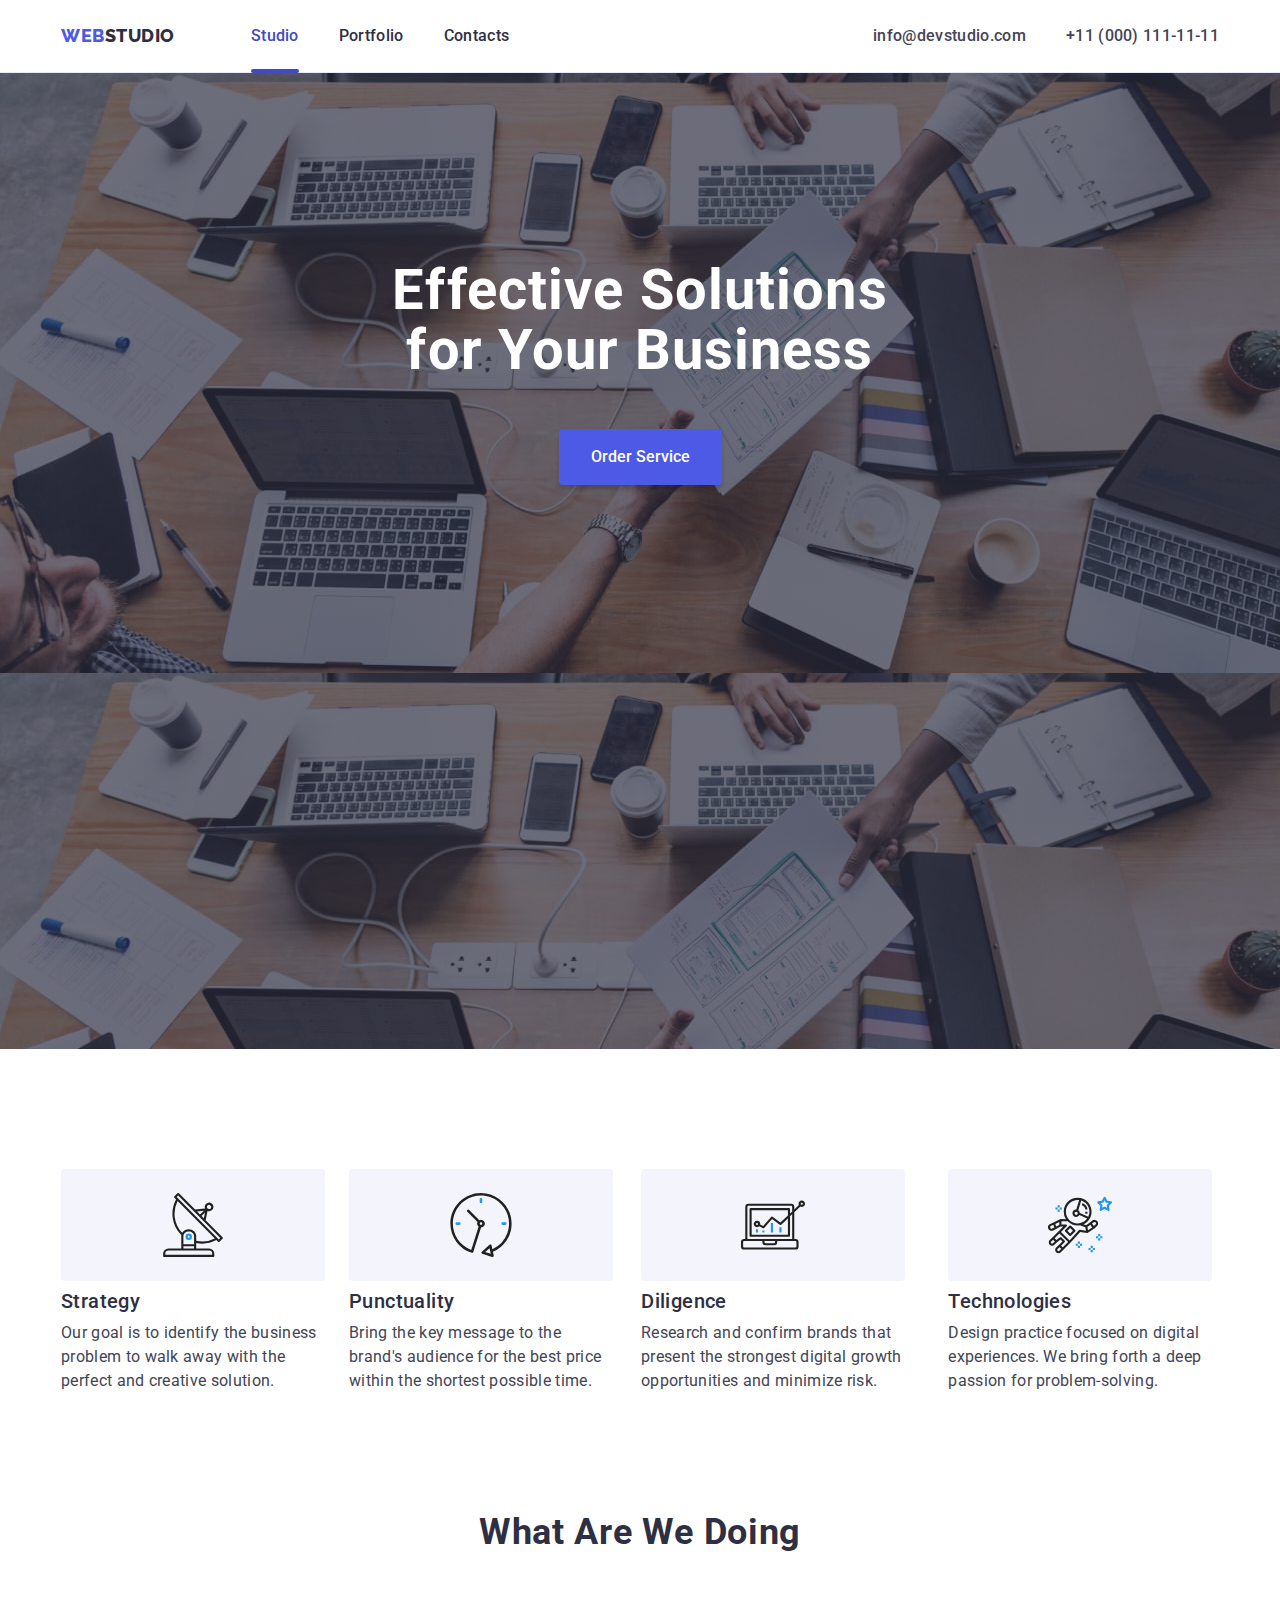
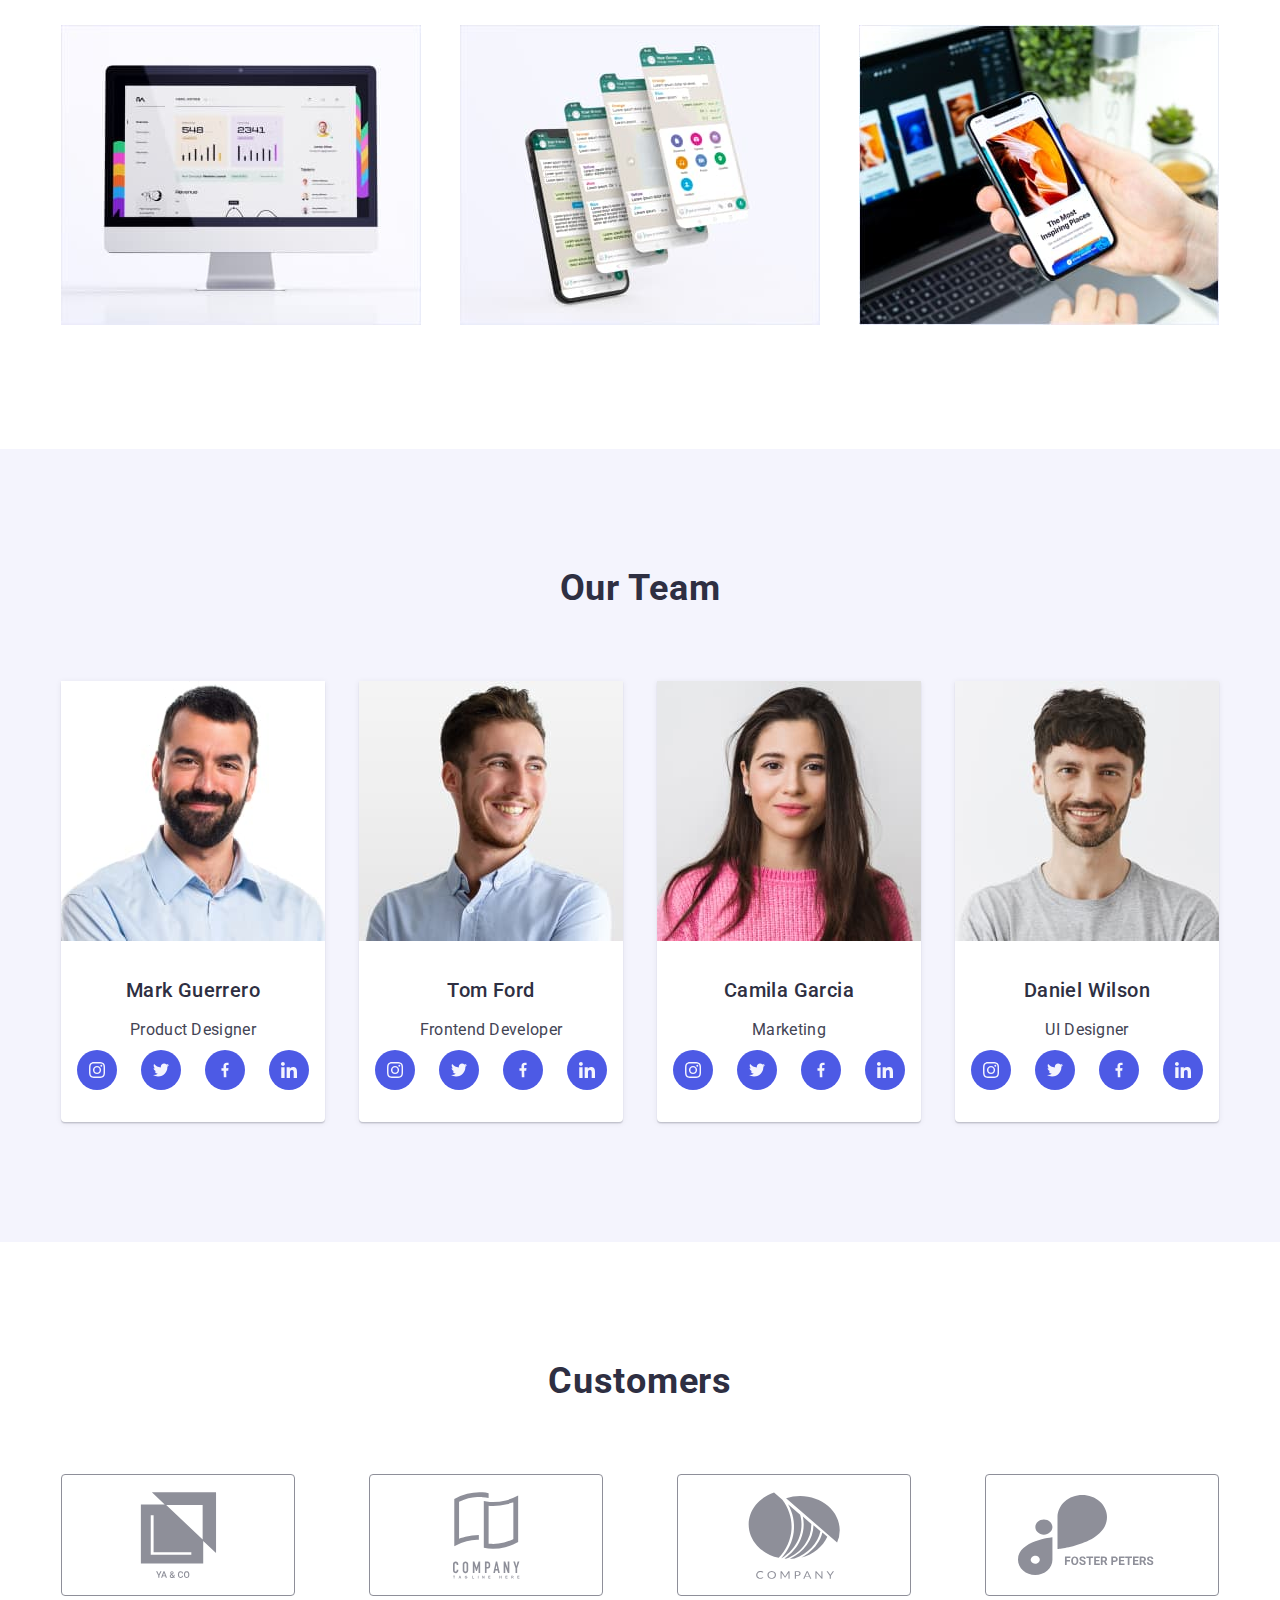
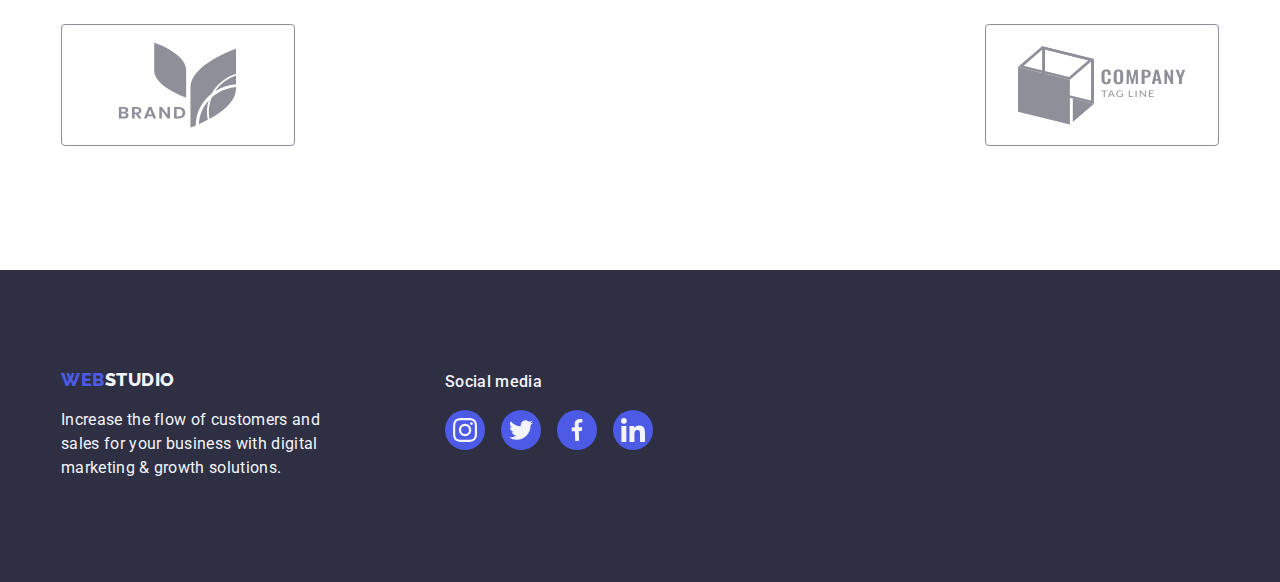
<file: index.html>
<!DOCTYPE html>
<html lang="en">
  <head>
    <meta charset="UTF-8" />
    <meta name="viewport" content="width=device-width, initial-scale=1.0" />
    <title>WebStudio</title>
    <link
      rel="stylesheet"
      href="https://cdnjs.cloudflare.com/ajax/libs/modern-normalize/2.0.0/modern-normalize.min.css"
      integrity="sha512-4xo8blKMVCiXpTaLzQSLSw3KFOVPWhm/TRtuPVc4WG6kUgjH6J03IBuG7JZPkcWMxJ5huwaBpOpnwYElP/m6wg=="
      crossorigin="anonymous"
      referrerpolicy="no-referrer"
    />
    <link rel="stylesheet" href="css/style.css" />
    <link rel="preconnect" href="https://fonts.googleapis.com" />
    <link rel="preconnect" href="https://fonts.gstatic.com" crossorigin />
    <link
      href="https://fonts.googleapis.com/css2?family=Raleway:wght@800&family=Roboto:wght@400;500;700;900&display=swap"
      rel="stylesheet"
    />
  </head>
  <body>
    <header class="bg-header">
      <div class="container header-wrapper">
        <a href="./webstudio" class="logo-company"
          ><span class="logo-web-lightbg">WEB</span>STUDIO</a
        >
        <nav>
          <menu class="nav-links">
            <li>
              <a class="links link-html link-current" href="index.html"
                >Studio</a
              >
            </li>
            <li>
              <a class="links" href="portfolio.html">Portfolio</a>
            </li>
            <li>
              <a class="links" href="#contacts">Contacts</a>
            </li>
          </menu>
        </nav>
        <ul class="contact-list">
          <li>
            <a class="links" href="mailto:info@devstudio.com"
              >info@devstudio.com</a
            >
          </li>
          <li>
            <a class="links" href="tel:+11(000)1111111">+11 (000) 111-11-11</a>
          </li>
        </ul>
      </div>
    </header>
    <main>
      <section class="main-title-bg">
        <div class="container title">
          <h1 class="title-1-studio">Effective Solutions for Your Business</h1>
          <button class="btn-order" type="button" data-modal-open>
            Order Service
          </button>
        </div>
        <div class="modal is-hidden" data-modal>
          <div class="modal-body">
            <button type="button" class="modal-close-btn" data-modal-close="">
              <svg class="close-icon" width="8" height="8">
                <use href="./images/icons2.svg#icon-close-button"></use>
              </svg>
            </button>
          </div>
        </div>
      </section>
      <div>
        <ul class="container features-list">
          <li class="feature-title">
            <div class="icon-wrapper">
              <svg class="feature-icon" width="64" height="64">
                <use href="./images/icons.svg#icon-antenna-1"></use>
              </svg>
            </div>
            <h3>Strategy</h3>
            <p class="description">
              Our goal is to identify the business problem to walk away with the
              perfect and creative solution.
            </p>
          </li>
          <li class="feature-title">
            <div class="icon-wrapper">
              <svg class="feature-icon" width="64" height="64">
                <use href="./images/icons.svg#icon-clock-1"></use>
              </svg>
            </div>
            <h3>Punctuality</h3>
            <p class="description">
              Bring the key message to the brand's audience for the best price
              within the shortest possible time.
            </p>
          </li>
          <li class="feature-title">
            <div class="icon-wrapper">
              <svg class="feature-icon" width="64" height="64">
                <use href="./images/icons.svg#icon-diagram-1"></use>
              </svg>
            </div>
            <h3>Diligence</h3>
            <p class="description">
              Research and confirm brands that present the strongest digital
              growth opportunities and minimize risk.
            </p>
          </li>
          <li class="feature-title">
            <div class="icon-wrapper">
              <svg class="feature-icon" width="64" height="64">
                <use href="./images/icons.svg#icon-astronaut-1"></use>
              </svg>
            </div>
            <h3>Technologies</h3>
            <p class="description">
              Design practice focused on digital experiences. We bring forth a
              deep passion for problem-solving.
            </p>
          </li>
        </ul>
      </div>
      <section>
        <div class="container section-2">
          <h2 class="titles">What are we doing</h2>
          <ul class="capabilities">
            <li>
              <img
                src="images/what-are-we-doing/img-1.jpg"
                alt="page programming"
                width="360"
                height="300"
              />
            </li>
            <li>
              <img
                src="images/what-are-we-doing/img-2.jpg"
                alt="mobile applications"
                width="360"
                height="300"
              />
            </li>
            <li>
              <img
                src="images/what-are-we-doing/img-3.jpg"
                alt="computer graphics"
                width="360"
                height="300"
              />
            </li>
          </ul>
        </div>
      </section>
      <section class="section-3">
        <div class="container">
          <h2 class="titles">Our Team</h2>
          <ul class="team">
            <li>
              <figure>
                <img
                  src="images/our-team/img-1.jpg"
                  alt="Mark Guerrero.Product Designer"
                  width="264"
                  height="260"
                />
                <figcaption>
                  <p class="team-person">Mark Guerrero</p>
                  <p class="description">Product Designer</p>
                  <div>
                    <ul class="sm-list">
                      <li>
                        <a href="#" class="circle">
                          <svg width="16" height="16">
                            <use
                              href="./images/icons.svg#icon-instagram-2"
                            ></use>
                          </svg>
                        </a>
                      </li>
                      <li>
                        <a href="#" class="circle">
                          <svg width="16" height="16">
                            <use href="./images/icons.svg#icon-twitter-1"></use>
                          </svg>
                        </a>
                      </li>
                      <li>
                        <a href="#" class="circle">
                          <svg width="16" height="16">
                            <use
                              href="./images/icons.svg#icon-facebook-1"
                            ></use>
                          </svg>
                        </a>
                      </li>
                      <li>
                        <a href="#" class="circle">
                          <svg width="16" height="16">
                            <use
                              href="./images/icons.svg#icon-linkedin-1"
                            ></use>
                          </svg>
                        </a>
                      </li>
                    </ul>
                  </div>
                </figcaption>
              </figure>
            </li>
            <li>
              <figure>
                <img
                  src="images/our-team/img-2.jpg"
                  alt="Tom Ford.Frontend Developer"
                  width="264"
                  height="260"
                />
                <figcaption>
                  <p class="team-person">Tom Ford</p>
                  <p class="description">Frontend Developer</p>
                  <div>
                    <ul class="sm-list">
                      <li>
                        <a href="#" class="circle">
                          <svg width="16" height="16">
                            <use
                              href="./images/icons.svg#icon-instagram-2"
                            ></use>
                          </svg>
                        </a>
                      </li>
                      <li>
                        <a href="#" class="circle">
                          <svg width="16" height="16">
                            <use href="./images/icons.svg#icon-twitter-1"></use>
                          </svg>
                        </a>
                      </li>
                      <li>
                        <a href="#" class="circle">
                          <svg width="16" height="16">
                            <use
                              href="./images/icons.svg#icon-facebook-1"
                            ></use>
                          </svg>
                        </a>
                      </li>
                      <li>
                        <a href="#" class="circle">
                          <svg width="16" height="16">
                            <use
                              href="./images/icons.svg#icon-linkedin-1"
                            ></use>
                          </svg>
                        </a>
                      </li>
                    </ul>
                  </div>
                </figcaption>
              </figure>
            </li>
            <li>
              <figure>
                <img
                  src="images/our-team/img-3.jpg"
                  alt="Camila Garcia.Marketing"
                  width="264"
                  height="260"
                />
                <figcaption>
                  <p class="team-person">Camila Garcia</p>
                  <p class="description">Marketing</p>
                  <div>
                    <ul class="sm-list">
                      <li>
                        <a href="#" class="circle">
                          <svg width="16" height="16">
                            <use
                              href="./images/icons.svg#icon-instagram-2"
                            ></use>
                          </svg>
                        </a>
                      </li>
                      <li>
                        <a href="#" class="circle">
                          <svg width="16" height="16">
                            <use href="./images/icons.svg#icon-twitter-1"></use>
                          </svg>
                        </a>
                      </li>
                      <li>
                        <a href="#" class="circle">
                          <svg width="16" height="16">
                            <use
                              href="./images/icons.svg#icon-facebook-1"
                            ></use>
                          </svg>
                        </a>
                      </li>
                      <li>
                        <a href="#" class="circle">
                          <svg width="16" height="16">
                            <use
                              href="./images/icons.svg#icon-linkedin-1"
                            ></use>
                          </svg>
                        </a>
                      </li>
                    </ul>
                  </div>
                </figcaption>
              </figure>
            </li>
            <li>
              <figure>
                <img
                  src="images/our-team/img-4.jpg"
                  alt="Daniel Wilson.UI Designer"
                  width="264"
                  height="260"
                />
                <figcaption>
                  <p class="team-person">Daniel Wilson</p>
                  <p class="description">UI Designer</p>
                  <div>
                    <ul class="sm-list">
                      <li>
                        <a href="#" class="circle">
                          <svg width="16" height="16">
                            <use
                              href="./images/icons.svg#icon-instagram-2"
                            ></use>
                          </svg>
                        </a>
                      </li>
                      <li>
                        <a href="#" class="circle">
                          <svg width="16" height="16">
                            <use href="./images/icons.svg#icon-twitter-1"></use>
                          </svg>
                        </a>
                      </li>
                      <li>
                        <a href="#" class="circle">
                          <svg width="16" height="16">
                            <use
                              href="./images/icons.svg#icon-facebook-1"
                            ></use>
                          </svg>
                        </a>
                      </li>
                      <li>
                        <a href="#" class="circle">
                          <svg width="16" height="16">
                            <use
                              href="./images/icons.svg#icon-linkedin-1"
                            ></use>
                          </svg>
                        </a>
                      </li>
                    </ul>
                  </div>
                </figcaption>
              </figure>
            </li>
          </ul>
        </div>
      </section>
      <section class="section-4">
        <div class="container">
          <h2 class="titles">Customers</h2>
          <ul class="customers-list">
            <li>
              <a href="#" class="customers-list-item">
                <svg class="customers-icon" width="168" height="88">
                  <use href="./images/icons.svg#icon-Client-1"></use>
                </svg>
              </a>
            </li>
            <li>
              <a href="#" class="customers-list-item">
                <svg class="customers-icon" width="168" height="88">
                  <use href="./images/icons.svg#icon-Client-2"></use>
                </svg>
              </a>
            </li>
            <li>
              <a href="#" class="customers-list-item">
                <svg class="customers-icon" width="168" height="88">
                  <use href="./images/icons.svg#icon-Client-3"></use>
                </svg>
              </a>
            </li>
            <li>
              <a href="#" class="customers-list-item">
                <svg class="customers-icon" width="168" height="88">
                  <use href="./images/icons.svg#icon-Client-4"></use>
                </svg>
              </a>
            </li>
            <li>
              <a href="#" class="customers-list-item">
                <svg class="customers-icon" width="168" height="88">
                  <use href="./images/icons.svg#icon-Client-5"></use>
                </svg>
              </a>
            </li>
            <li>
              <a href="#" class="customers-list-item">
                <svg class="customers-icon" width="168" height="88">
                  <use href="./images/icons.svg#icon-Client-6"></use>
                </svg>
              </a>
            </li>
          </ul>
        </div>
      </section>
    </main>
    <footer>
      <div class="bg-footer">
        <div class="container footer-wrapper">
          <div class="footer-logo">
            <a class="logo-company-footer" href="#"
              >WEB<span class="logo-web-darkbg">STUDIO</span>
            </a>
            <p class="footer-text">
              Increase the flow of customers and sales for your business with
              digital marketing & growth solutions.
            </p>
          </div>
          <div class="sm-footer-wrapper">
            <h4 class="sm-footer-title">Social media</h4>
            <ul class="sm-footer-list">
              <li>
                <a href="#" class="circle">
                  <svg width="24" height="24">
                    <use href="./images/icons.svg#icon-instagram-2"></use>
                  </svg>
                </a>
              </li>
              <li>
                <a href="#" class="circle">
                  <svg width="24" height="24">
                    <use href="./images/icons.svg#icon-twitter-1"></use>
                  </svg>
                </a>
              </li>
              <li>
                <a href="#" class="circle">
                  <svg width="24" height="24">
                    <use href="./images/icons.svg#icon-facebook-1"></use>
                  </svg>
                </a>
              </li>
              <li>
                <a href="#" class="circle">
                  <svg width="24" height="24">
                    <use href="./images/icons.svg#icon-linkedin-1"></use>
                  </svg>
                </a>
              </li>
            </ul>
          </div>
        </div>
      </div>
    </footer>
    <script src="./js/modal.js"></script>
  </body>
</html>
</file>
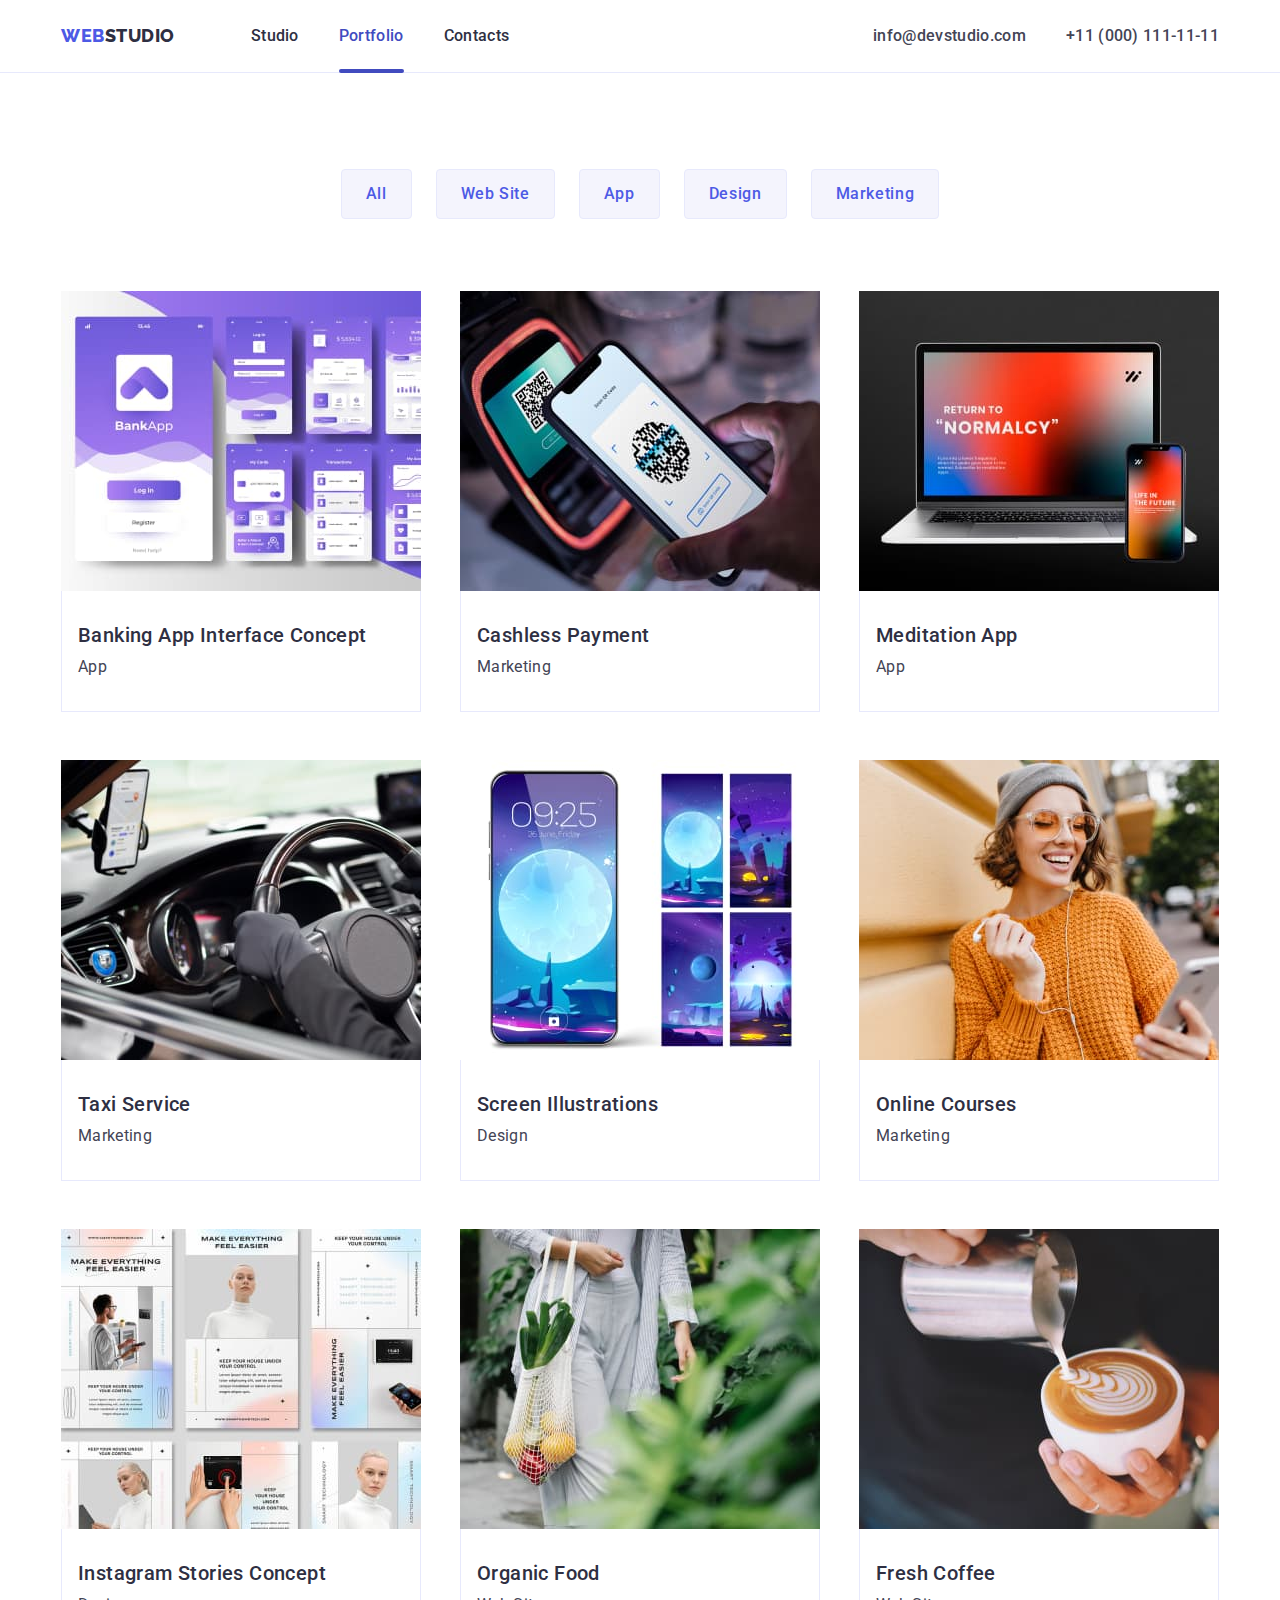
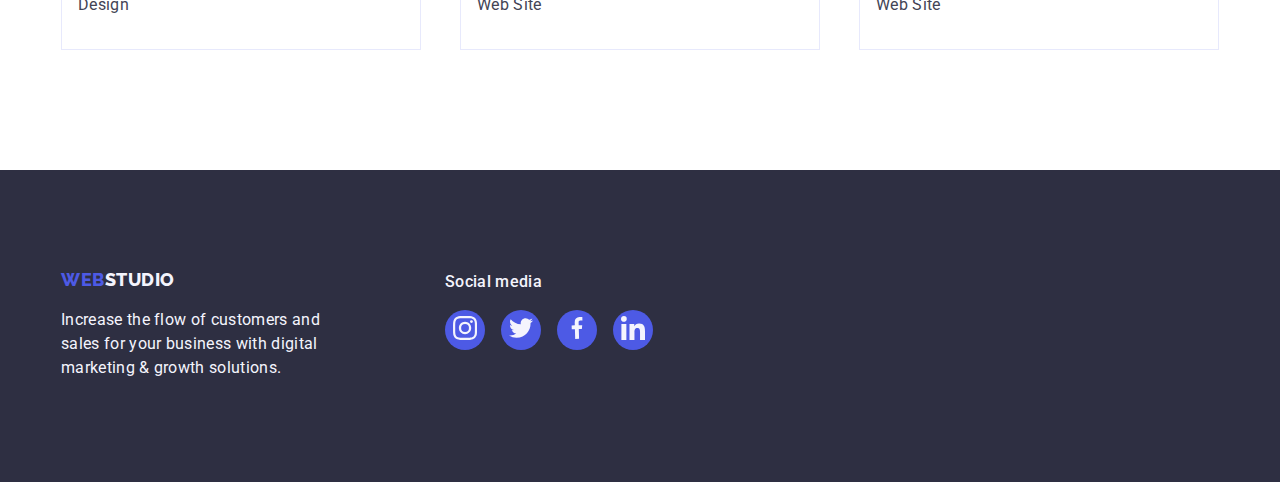
<file: portfolio.html>
<!DOCTYPE html>
<html lang="en">
  <head>
    <meta charset="UTF-8" />
    <meta name="viewport" content="width=device-width, initial-scale=1.0" />
    <title>Portfolio</title>
    <link
      rel="stylesheet"
      href="https://cdnjs.cloudflare.com/ajax/libs/modern-normalize/2.0.0/modern-normalize.min.css"
      integrity="sha512-4xo8blKMVCiXpTaLzQSLSw3KFOVPWhm/TRtuPVc4WG6kUgjH6J03IBuG7JZPkcWMxJ5huwaBpOpnwYElP/m6wg=="
      crossorigin="anonymous"
      referrerpolicy="no-referrer"
    />
    <link rel="preconnect" href="https://fonts.googleapis.com" />
    <link rel="preconnect" href="https://fonts.gstatic.com" crossorigin />
    <link
      href="https://fonts.googleapis.com/css2?family=Raleway:wght@800&family=Roboto:wght@400;500;700;900&display=swap"
      rel="stylesheet"
    />
    <link rel="stylesheet" href="css/style.css" />
  </head>
  <body>
    <header class="bg-header">
      <div class="container header-wrapper">
        <a href="#" class="logo-company"
          ><span class="logo-web-lightbg">WEB</span>STUDIO</a
        >
        <nav>
          <menu class="nav-links">
            <li class="nav">
              <a class="links link" href="index.html">Studio</a>
            </li>
            <li class="nav">
              <a class="links link-portfolio link-current" href="portfolio.html"
                >Portfolio</a
              >
            </li>
            <li class="nav">
              <a class="links link" href="#contacts">Contacts</a>
            </li>
          </menu>
        </nav>
        <ul class="contact-list">
          <li>
            <a class="links" href="mailto:info@devstudio.com"
              >info@devstudio.com</a
            >
          </li>
          <li>
            <a class="links" href="tel:+11(000)1111111">+11 (000) 111-11-11</a>
          </li>
        </ul>
      </div>
    </header>
    <main>
      <div class="container">
        <ul class="filter-buttons">
          <li><button class="btn" type="button">All</button></li>
          <li><button class="btn" type="button">Web Site</button></li>
          <li><button class="btn" type="button">App</button></li>
          <li><button class="btn" type="button">Design</button></li>
          <li><button class="btn" type="button">Marketing</button></li>
        </ul>
      </div>
      <div class="container">
        <ul class="cards">
          <li>
            <figure class="project-card">
              <div class="card-wrapper">
                <img
                  src="images/portfolio/img.1.jpg"
                  alt="Banking App Interface Concept"
                  width="360"
                  height="300"
                />
                <div class="overlay card-description">
                  14 Stylish and User-Friendly App Design Concepts · Task
                  Manager App · Calorie Tracker App · Exotic Fruit Ecommerce App
                  · Cloud Storage App
                </div>
              </div>
              <figcaption>
                <h4 class="project">Banking App Interface Concept</h4>
                <p class="project-section">App</p>
              </figcaption>
            </figure>
          </li>
          <li>
            <figure class="project-card">
              <div class="card-wrapper">
                <img
                  src="images/portfolio/img.2.jpg"
                  alt="Cashless Payment"
                  width="360"
                  height="300"
                />
                <div class="overlay card-description">
                  14 Stylish and User-Friendly App Design Concepts · Task
                  Manager App · Calorie Tracker App · Exotic Fruit Ecommerce App
                  · Cloud Storage App
                </div>
              </div>
              <figcaption>
                <h4 class="project">Cashless Payment</h4>
                <p class="project-section">Marketing</p>
              </figcaption>
            </figure>
          </li>
          <li>
            <figure class="project-card">
              <div class="card-wrapper">
                <img
                  src="images/portfolio/img.3.jpg"
                  alt="Meditation App"
                  width="360"
                  height="300"
                />
                <div class="overlay card-description">
                  14 Stylish and User-Friendly App Design Concepts · Task
                  Manager App · Calorie Tracker App · Exotic Fruit Ecommerce App
                  · Cloud Storage App
                </div>
              </div>
              <figcaption>
                <h4 class="project">Meditation App</h4>
                <p class="project-section">App</p>
              </figcaption>
            </figure>
          </li>
          <li>
            <figure class="project-card">
              <div class="card-wrapper">
                <img
                  src="images/portfolio/img.4.jpg"
                  alt="Taxi Service"
                  width="360"
                  height="300"
                />
                <div class="overlay card-description">
                  14 Stylish and User-Friendly App Design Concepts · Task
                  Manager App · Calorie Tracker App · Exotic Fruit Ecommerce App
                  · Cloud Storage App
                </div>
              </div>
              <figcaption>
                <h4 class="project">Taxi Service</h4>
                <p class="project-section">Marketing</p>
              </figcaption>
            </figure>
          </li>
          <li>
            <figure class="project-card">
              <div class="card-wrapper">
                <img
                  src="images/portfolio/img.5.jpg"
                  alt="Screen Illustrations"
                  width="360"
                  height="300"
                />
                <div class="overlay card-description">
                  14 Stylish and User-Friendly App Design Concepts · Task
                  Manager App · Calorie Tracker App · Exotic Fruit Ecommerce App
                  · Cloud Storage App
                </div>
              </div>
              <figcaption>
                <h4 class="project">Screen Illustrations</h4>
                <p class="project-section">Design</p>
              </figcaption>
            </figure>
          </li>
          <li>
            <figure class="project-card">
              <div class="card-wrapper">
                <img
                  src="images/portfolio/img.6.jpg"
                  alt="Online Courses"
                  width="360"
                  height="300"
                />
                <div class="overlay card-description">
                  14 Stylish and User-Friendly App Design Concepts · Task
                  Manager App · Calorie Tracker App · Exotic Fruit Ecommerce App
                  · Cloud Storage App
                </div>
              </div>
              <figcaption>
                <h4 class="project">Online Courses</h4>
                <p class="project-section">Marketing</p>
              </figcaption>
            </figure>
          </li>
          <li>
            <figure class="project-card">
              <div class="card-wrapper">
                <img
                  src="images/portfolio/img.7.jpg"
                  alt="Instagram Stories Concept"
                  width="360"
                  height="300"
                />
                <div class="overlay card-description">
                  14 Stylish and User-Friendly App Design Concepts · Task
                  Manager App · Calorie Tracker App · Exotic Fruit Ecommerce App
                  · Cloud Storage App
                </div>
              </div>
              <figcaption>
                <h4 class="project">Instagram Stories Concept</h4>
                <p class="project-section">Design</p>
              </figcaption>
            </figure>
          </li>
          <li>
            <figure class="project-card">
              <div class="card-wrapper">
                <img
                  src="images/portfolio/img.8.jpg"
                  alt="Organic Food"
                  width="360"
                  height="300"
                />
                <div class="overlay card-description">
                  14 Stylish and User-Friendly App Design Concepts · Task
                  Manager App · Calorie Tracker App · Exotic Fruit Ecommerce App
                  · Cloud Storage App
                </div>
              </div>
              <figcaption>
                <h4 class="project">Organic Food</h4>
                <p class="project-section">Web Site</p>
              </figcaption>
            </figure>
          </li>
          <li>
            <figure class="project-card">
              <div class="card-wrapper">
                <img
                  src="images/portfolio/img.9.jpg"
                  alt="Fresh Coffee"
                  width="360"
                  height="300"
                />
                <div class="overlay card-description">
                  14 Stylish and User-Friendly App Design Concepts · Task
                  Manager App · Calorie Tracker App · Exotic Fruit Ecommerce App
                  · Cloud Storage App
                </div>
              </div>
              <figcaption>
                <h4 class="project">Fresh Coffee</h4>
                <p class="project-section">Web Site</p>
              </figcaption>
            </figure>
          </li>
        </ul>
      </div>
    </main>
    <footer>
      <div class="bg-footer">
        <div class="container footer-wrapper">
          <div class="footer-logo">
            <a class="logo-company-footer" href="#"
              >WEB<span class="logo-web-darkbg">STUDIO</span></a
            >
            <p class="footer-text">
              Increase the flow of customers and sales for your business with
              digital marketing & growth solutions.
            </p>
          </div>
          <div class="sm-footer-wrapper">
            <h4 class="sm-footer-title">Social media</h4>
            <ul class="sm-footer-list">
              <li class="circle">
                <a href="#0">
                  <svg width="24" height="24">
                    <use href="./images/icons.svg#icon-instagram-2"></use>
                  </svg>
                </a>
              </li>
              <li class="circle">
                <a href="#0">
                  <svg width="24" height="24">
                    <use href="./images/icons.svg#icon-twitter-1"></use>
                  </svg>
                </a>
              </li>
              <li class="circle">
                <a href="#0">
                  <svg width="24" height="24">
                    <use href="./images/icons.svg#icon-facebook-1"></use>
                  </svg>
                </a>
              </li>
              <li class="circle">
                <a href="#0">
                  <svg width="24" height="24">
                    <use href="./images/icons.svg#icon-linkedin-1"></use>
                  </svg>
                </a>
              </li>
            </ul>
          </div>
        </div>
      </div>
    </footer>
  </body>
</html>
</file>
<file: css/style.css>
* {
  margin: 0;
  padding: 0;
}
:root {
  --brand-color: rgba(46, 47, 66, 1);
  --white: rgba(255, 255, 255, 1);
  --cornflower: rgba(231, 233, 252, 1);
  --iris: rgba(77, 90, 229, 1);
  --slate: rgba(67, 68, 85, 1);
  --cloud: rgba(244, 244, 253, 1);
  --ocean: rgba(65, 75, 191, 1);
  --light-slate: rgba(142, 143, 153, 1);
  --green: rgba(49, 208, 170, 1);
  --dairy: #fcfcfc;
  --navyblue-modal: rgba(46, 47, 66, 0.4);
  --tr-function: cubic-bezier(0.4, 0, 0.2, 1);
  --tr-duration: 250ms;
  --transition: var(--tr-function) var(--tr-duration);
}

body {
  font-family: "Roboto", "Raleway", sans-serif;
  color: #2e2f42;
}
menu,
ul,
p,
h1,
h2,
h3,
h4 {
  list-style-type: none;
  margin: 0;
  padding: 0;
  border: 0;
}

.container {
  max-width: 1158px;
  padding-left: 15px;
  padding-right: 15px;
  margin: 0 auto;
} /**/
.bg-header {
  background-color: var(--white);
  border-bottom: 1px solid var(--cornflower);
} /**/

.logo-company {
  text-decoration: inherit;
  color: var(--brand-color);
  font-family: "Raleway";
  font-size: 18px;
  font-style: normal;
  font-weight: 800;
  line-height: 1.16;
  letter-spacing: 0.54px;
  display: flex;
  flex-wrap: wrap;
  justify-content: flex-start;
  align-items: center;
  margin-right: 76px;
}
.logo-web-lightbg {
  color: var(--iris);
}
.header-wrapper {
  display: flex;
  flex-wrap: wrap;
  align-items: center;
  height: 72px;
  background: var(--white);
}

.nav-links {
  display: flex;
  flex-wrap: wrap;
  justify-content: flex-start;
  align-items: center;
  gap: 40px;
}
.links {
  position: relative;
  text-decoration: none;
  text-decoration: inherit;
  font-family: "Roboto";
  font-size: 16px;
  font-style: normal;
  font-weight: 500;
  line-height: 1.5;
  letter-spacing: 0.32px;
  color: inherit;
}
.link-html,
.link-portfolio {
  color: var(--ocean);
}
.links:hover,
.links:focus {
  color: var(--ocean);
  transition: var(--transition);
}
.link-current::after {
  content: "";
  position: absolute;
  bottom: -27.5px;
  left: 0;
  width: 100%;
  height: 4px;
  background-color: var(--ocean);
  border-radius: 2px;
}

.contact-list {
  color: var(--slate);
  display: flex;
  flex-wrap: wrap;
  margin-left: auto;
  align-items: center;
  gap: 40px;
}

.main-title-bg {
  background: var(--brand-color);
  background-image: linear-gradient(
      rgba(46, 47, 66, 0.7),
      rgba(46, 47, 66, 0.7)
    ),
    url(../images/hero/people-office.jpg);
  max-width: 1440px;
  height: 600px;
  margin: 0 auto;
  padding: 188px 0;
}

.title-1-studio {
  color: var(--white);
  font-family: "Roboto";
  font-size: 56px;
  font-style: normal;
  font-weight: 700;
  line-height: 1.07;
  letter-spacing: 1.12px;
  text-align: center;
  max-width: 496px;
  margin: 0 auto;
}

.btn-order {
  display: flex;
  align-self: center;
  color: var(--white);
  font-family: "Roboto";
  font-size: 16px;
  font-weight: 500;
  line-height: 1.5;
  letter-spacing: 0.32;
  border-radius: 4px;
  background-color: var(--iris);
  box-shadow: 0px 4px 4px 0px rgba(0, 0, 0, 0.15);
  margin: 0 auto;
  margin-top: 48px;
  padding: 16px 32px;
  border: none;
  cursor: pointer;
}
.btn-order:hover,
.btn-order:focus {
  border-radius: 4px;
  background-color: var(--ocean);
  box-shadow: 0px 4px 4px 0px rgba(0, 0, 0, 0.15);
  transition: var(--transition);
}

.features-list {
  background-color: var(--white);
  padding-top: 120px;
  gap: 24px;
}
.features-list,
.feature-title p {
  display: flex;
  justify-content: space-around;
}
.icon-wrapper {
  display: flex;
  justify-content: center;
  align-items: center;
  width: 264px;
  height: 112px;
  border-radius: 4px;
  background-color: var(--cloud);
  margin-bottom: 8px;
}

.features-icon {
  width: 64px;
  height: 64px;
  margin: 24px 100px;
}
.features p {
  padding-top: 8px;
  max-width: 264px;
  letter-spacing: 0.2px;
}
.feature-title h3 {
  color: var(--brand-color);
  font-family: "Roboto";
  font-size: 20px;
  font-weight: 500;
  line-height: 1.2;
  letter-spacing: 0.4px;
}
.description {
  color: var(--slate);
  font-family: "Roboto";
  font-size: 16px;
  font-style: normal;
  font-weight: 400;
  line-height: 1.5;
  letter-spacing: 0.32px;
  margin-top: 8px;
}
.section-2,
.section-3,
.section-4 {
  padding-top: 120px;
  padding-bottom: 120px;
}
.titles {
  color: var(--brand-color);
  font-family: "Roboto";
  font-size: 36px;
  font-style: normal;
  font-weight: 700;
  line-height: 1.11;
  letter-spacing: 0.72px;
  text-transform: capitalize;
  text-align: center;
  margin-bottom: 72px;
}
.capabilities {
  display: flex;
  flex-wrap: wrap;
  justify-content: space-between;
  margin: 0;
  row-gap: 24px;
}

.section-3 {
  background-color: var(--cloud);
}
.team {
  display: flex;
  flex-wrap: wrap;
  justify-content: space-between;
  text-align: center;
  row-gap: 24px;
}

.team figure {
  border-radius: 0px 0px 4px 4px;
  background-color: var(--white);
  box-shadow: 0px 2px 1px 0px rgba(46, 47, 66, 0.08),
    0px 1px 1px 0px rgba(46, 47, 66, 0.16),
    0px 1px 6px 0px rgba(46, 47, 66, 0.08);
  margin: 0;
  color: var(--brand-color);
  font-family: "Roboto";
  font-size: 20px;
  font-style: normal;
  font-weight: 500;
  line-height: 1.2;
  letter-spacing: 0.4px;
}
.team figcaption {
  padding-top: 32px;
  padding-bottom: 32px;
}
.team-person {
  padding-bottom: 8px;
  font-size: 20px;
  font-weight: 500;
  line-height: 1.2;
}
.customers-list {
  display: flex;
  flex-wrap: wrap;
  justify-content: space-between;
  row-gap: 24px;
  cursor: pointer;
}
.customers-icon {
  fill: var(--light-slate);
  border: 1px solid var(--light-slate);
  border-radius: 4px;
  padding: 16px 32px;
  flex-shrink: 0;
}
.customers-icon:hover {
  fill: var(--ocean);
  border: 1px solid var(--ocean);
  transition: var(--transition);
}
.sm-list {
  display: flex;
  justify-content: center;
  gap: 24px;
  margin-top: 8px;
}
.sm-footer-title {
  color: var(--cloud);
  font-family: Roboto;
  font-size: 16px;
  font-style: normal;
  font-weight: 500;
  line-height: 1.5;
  letter-spacing: 0.32px;
  padding-bottom: 16px;
}
.sm-footer-list {
  display: flex;
  flex-direction: row;
  gap: 16px;
}
.sm-footer-list .circle:hover {
  background-color: var(--green);
}
.bg-footer {
  background-color: var(--brand-color);
  padding-left: 0;
  padding-right: 0;
}
.footer-wrapper {
  display: flex;
  background-color: var(--brand-color);
  justify-content: flex-start;
}
.footer-logo {
  margin-top: 100px;
}
.footer-text {
  display: flex;
  color: var(--cloud);
  font-family: Roboto;
  font-size: 16px;
  font-style: normal;
  font-weight: 400;
  line-height: 1.5;
  letter-spacing: 0.32px;
  max-width: 264px;
  margin-top: 17.5px;
}

.logo-company-footer {
  color: var(--iris);
  font-family: "Raleway";
  font-size: 18px;
  font-style: normal;
  font-weight: 800;
  line-height: 1.16;
  letter-spacing: 0.54px;
  text-transform: uppercase;
  text-decoration: none;
}
.logo-company-footer span {
  color: var(--cloud);
}

.btn {
  color: var(--iris);
  font-family: "Roboto";
  font-size: 16px;
  font-style: normal;
  font-weight: 500;
  line-height: 1.5;
  letter-spacing: 0.64px;
  border-radius: 4px;
  border: 1px solid var(--cornflower);
  background-color: var(--cloud);
  cursor: pointer;
  text-align: center;
  padding: 12px 24px;
}
.btn:hover,
.btn:focus {
  color: var(--white);
  background-color: var(--ocean);
  box-shadow: 0px 2px 2px 0px rgba(0, 0, 0, 0.12),
    0px 2px 1px 0px rgba(0, 0, 0, 0.08), 0px 3px 1px 0px rgba(0, 0, 0, 0.1);
  transition: var(--transition);
}

.filter-buttons {
  display: flex;
  flex-wrap: wrap;
  align-items: flex-start;
  justify-content: center;
  gap: 24px;
  padding-top: 96px;
  padding-bottom: 72px;
}
.cards {
  display: flex;
  flex-wrap: wrap;
  justify-content: space-between;
  text-align: left;
  flex-shrink: 0;
  margin: 0;
  row-gap: 48px;
  margin-bottom: 120px;
  cursor: pointer;
}
.card-description {
  font-size: 16px;
  line-height: 1.5;
  letter-spacing: 0.32px;
}
.cards li:hover,
.cards li:focus {
  box-shadow: 0px 2px 1px 0px rgba(46, 47, 66, 0.08),
    0px 1px 1px 0px rgba(46, 47, 66, 0.16),
    0px 1px 6px 0px rgba(46, 47, 66, 0.08);
}
.cards figure {
  margin: 0;
}
.cards figcaption {
  padding: 32px 16px;
  border-bottom: 1px solid var(--cornflower);
  border-left: 1px solid var(--cornflower);
  border-right: 1px solid var(--cornflower);
}
.card-wrapper {
  position: relative;
  width: 360px;
  height: 300px;
  overflow: hidden;
}
.overlay {
  position: absolute;
  width: 100%;
  height: 300px;
  top: 0;
  left: 0;
  background-color: var(--iris);
  color: var(--cloud);
  padding: 40px 32px 0px 32px;
  transform: translateY(100%);
  transition: var(--transition);
}
.cards li:hover .overlay {
  transform: translateY(0);
  transition: var(--transition);
}
.project {
  color: var(--brand-color);
  font-family: "Roboto";
  font-size: 20px;
  font-style: normal;
  font-weight: 500;
  line-height: 1.2;
  letter-spacing: 0.4px;
  margin-bottom: 8px;
}
.project-section {
  color: var(--slate);
  font-family: "Roboto";
  font-size: 16px;
  font-style: normal;
  font-weight: 400;
  line-height: 1.5;
  letter-spacing: 0.32px;
}
/*styl of circle svg*/
.circle {
  display: flex;
  justify-content: center;
  align-items: center;
  width: 40px;
  height: 40px;
  border-radius: 50%;
  background-color: var(--iris);
}
.circle:hover,
.circle:focus {
  background-color: var(--ocean);
  transition: var(--transition);
}
.circle svg {
  fill: var(--cloud);
}
.sm-footer-wrapper {
  margin-top: 100px;
  margin-left: 120px;
  margin-bottom: 132px;
}

/*style of modal window*/
.modal {
  position: fixed;
  top: 0;
  left: 0;
  width: 100%;
  height: 100%;
  background-color: var(--navyblue-modal);
  pointer-events: all;
  visibility: visible;
  transition: opacity 250ms;
}
.is-hidden {
  pointer-events: none;
  visibility: hidden;
  opacity: 0;
}
.modal-body {
  position: relative;
  max-width: 408px;
  min-height: 584px;
  margin: auto;
  margin-top: 80px;
  background-color: rgba(252, 252, 252, 1);
  border-radius: 4px;
  box-shadow: 0px 2px 1px 0px rgba(0, 0, 0, 0.2),
    0px 1px 3px 0px rgba(0, 0, 0, 0.12), 0px 1px 1px 0px rgba(0, 0, 0, 0.14);
}
.modal-close-btn {
  position: absolute;
  inset: 24px 24px auto auto;
  width: 24px;
  height: 24px;
  display: flex;
  align-items: center;
  justify-content: center;
  border-radius: 50%;
  background-color: var(--cornflover);
  border: 1px solid rgba(0, 0, 0, 0.1);
  fill: var(--brand-color);
}
.modal-close-btn:hover,
.modal-close-btn:focus {
  background-color: var(--ocean);
  fill: var(--white);
  border: 1px solid var(--ocean);
  transition: var(--transition);
  cursor: pointer;
}
.close-icon {
  height: 8px;
  width: 8px;
}
</file>
